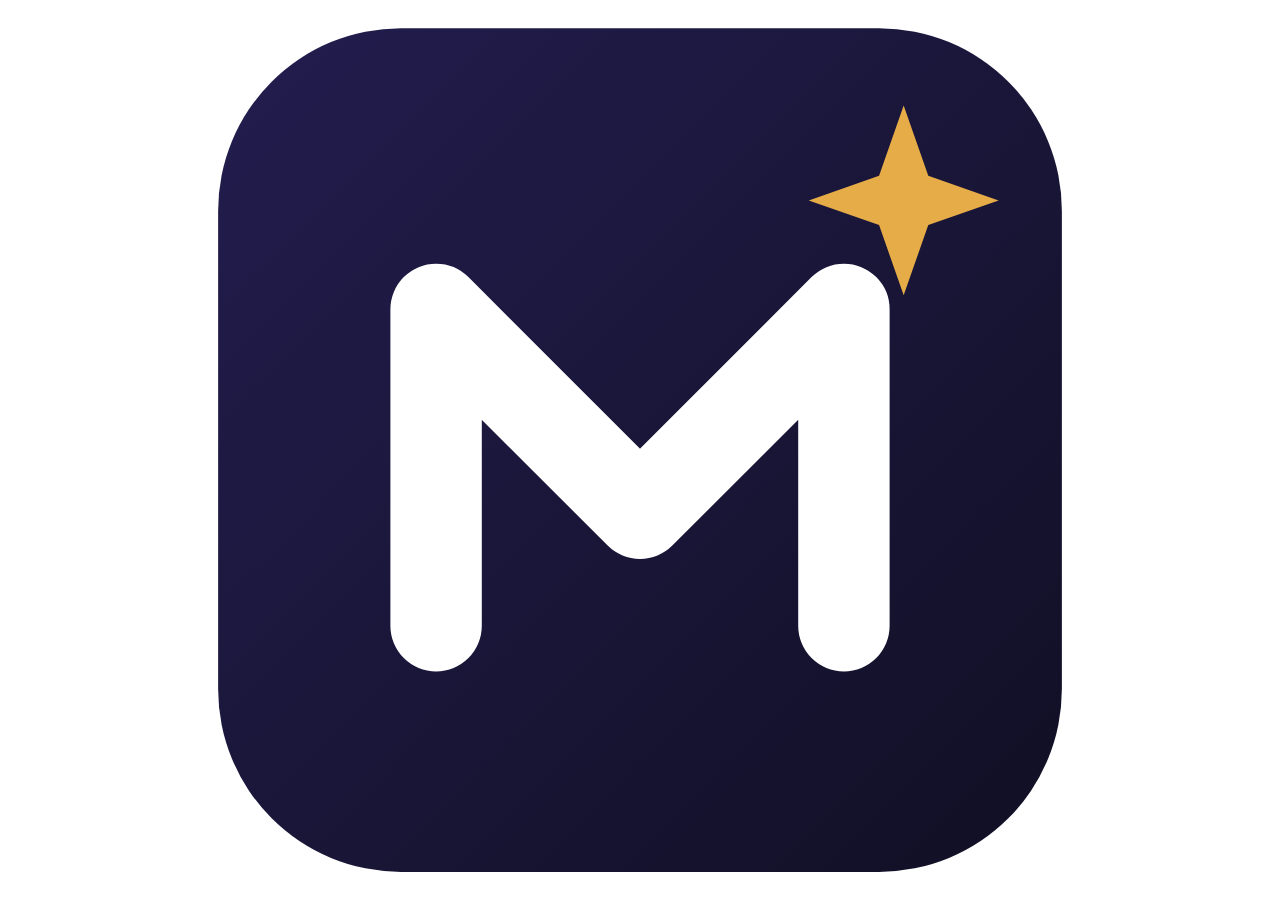
<file: assets/icon.html>
<!doctype html>
<html>
<head>
<meta charset="utf-8">
<style>html,body{margin:0;background:transparent}svg{display:block;width:100vw;height:100vh}</style>
</head>
<body>
<svg viewBox="0 0 256 256" xmlns="http://www.w3.org/2000/svg">
  <defs>
    <linearGradient id="bg" x1="0" y1="0" x2="1" y2="1">
      <stop offset="0" stop-color="#221d4e"/>
      <stop offset="1" stop-color="#110f24"/>
    </linearGradient>
  </defs>
  <rect x="8" y="8" width="240" height="240" rx="52" fill="url(#bg)"/>
  <path d="M 70 178 V 88 L 128 146 L 186 88 V 178"
        fill="none" stroke="#ffffff" stroke-width="26"
        stroke-linecap="round" stroke-linejoin="round"/>
  <path d="M 203 30 L 210 50 L 230 57 L 210 64 L 203 84 L 196 64 L 176 57 L 196 50 Z"
        fill="#e6ac47"/>
</svg>
</body>
</html>
</file>
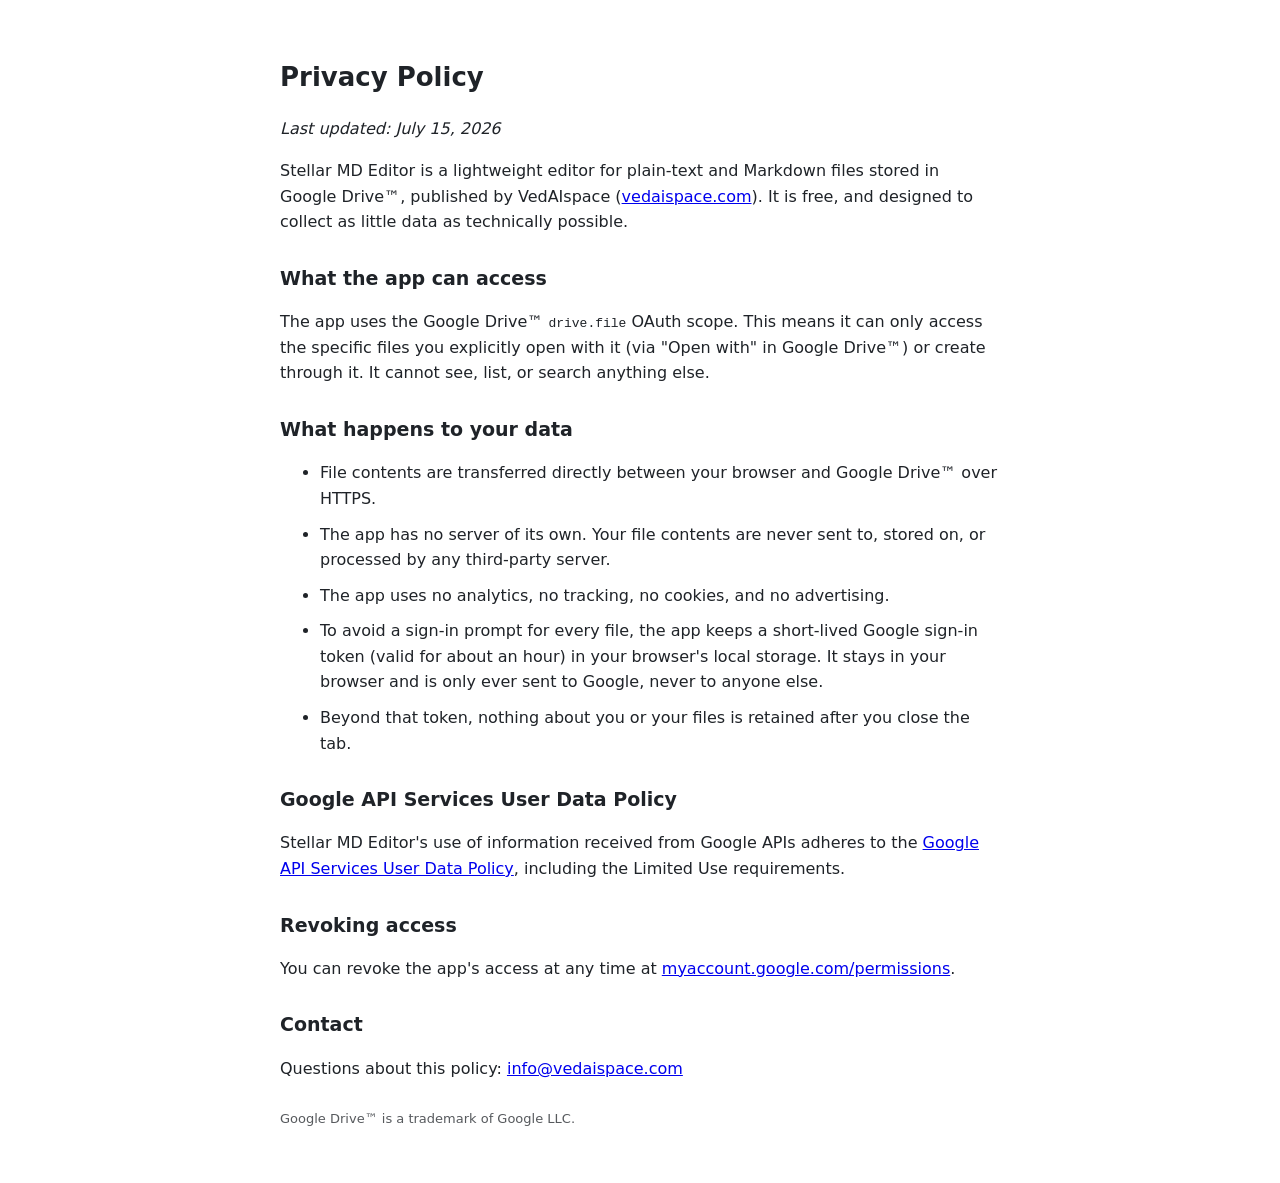
<file: public/privacy.html>
<!doctype html>
<html lang="en">
<head>
  <meta charset="utf-8">
  <meta name="viewport" content="width=device-width, initial-scale=1">
  <title>Privacy Policy - Stellar MD Editor</title>
  <link rel="icon" type="image/png" href="icon.png">
  <style>
    body { max-width: 720px; margin: 0 auto; padding: 40px 24px; font-family: system-ui, -apple-system, "Segoe UI", Roboto, sans-serif; line-height: 1.6; color: #1f2328; background: #fff; }
    @media (prefers-color-scheme: dark) { body { color: #e6edf3; background: #0d1117; } }
    h1 { font-size: 26px; } h2 { font-size: 19px; margin-top: 28px; }
    p, li { margin-top: 10px; }
    .tm { font-size: 13px; opacity: 0.75; margin-top: 28px; }
  </style>
</head>
<body>
  <h1>Privacy Policy</h1>
  <p><em>Last updated: July 15, 2026</em></p>

  <p>Stellar MD Editor is a lightweight editor for plain-text and Markdown files stored in
  Google Drive&trade;, published by VedAIspace (<a href="https://vedaispace.com">vedaispace.com</a>).
  It is free, and designed to collect as little data as technically possible.</p>

  <h2>What the app can access</h2>
  <p>The app uses the Google Drive&trade; <code>drive.file</code> OAuth scope. This means it can
  only access the specific files you explicitly open with it (via "Open with" in Google
  Drive&trade;) or create through it. It cannot see, list, or search anything else.</p>

  <h2>What happens to your data</h2>
  <ul>
    <li>File contents are transferred directly between your browser and Google Drive&trade; over HTTPS.</li>
    <li>The app has no server of its own. Your file contents are never sent to, stored on, or processed by any third-party server.</li>
    <li>The app uses no analytics, no tracking, no cookies, and no advertising.</li>
    <li>To avoid a sign-in prompt for every file, the app keeps a short-lived Google
    sign-in token (valid for about an hour) in your browser's local storage. It stays in
    your browser and is only ever sent to Google, never to anyone else.</li>
    <li>Beyond that token, nothing about you or your files is retained after you close the tab.</li>
  </ul>

  <h2>Google API Services User Data Policy</h2>
  <p>Stellar MD Editor's use of information received from Google APIs adheres to the
  <a href="https://developers.google.com/terms/api-services-user-data-policy">Google API
  Services User Data Policy</a>, including the Limited Use requirements.</p>

  <h2>Revoking access</h2>
  <p>You can revoke the app's access at any time at
  <a href="https://myaccount.google.com/permissions">myaccount.google.com/permissions</a>.</p>

  <h2>Contact</h2>
  <p>Questions about this policy: <span id="contact-email">info (at) vedaispace (dot) com</span></p>

  <p class="tm">Google Drive&trade; is a trademark of Google LLC.</p>
  <script>
    (function () {
      var addr = ['info', 'vedaispace', 'com'][0] + '@' + 'vedaispace' + '.' + 'com';
      var link = document.createElement('a');
      link.href = 'mailto:' + addr;
      link.textContent = addr;
      document.getElementById('contact-email').replaceWith(link);
    })();
  </script>
</body>
</html>
</file>
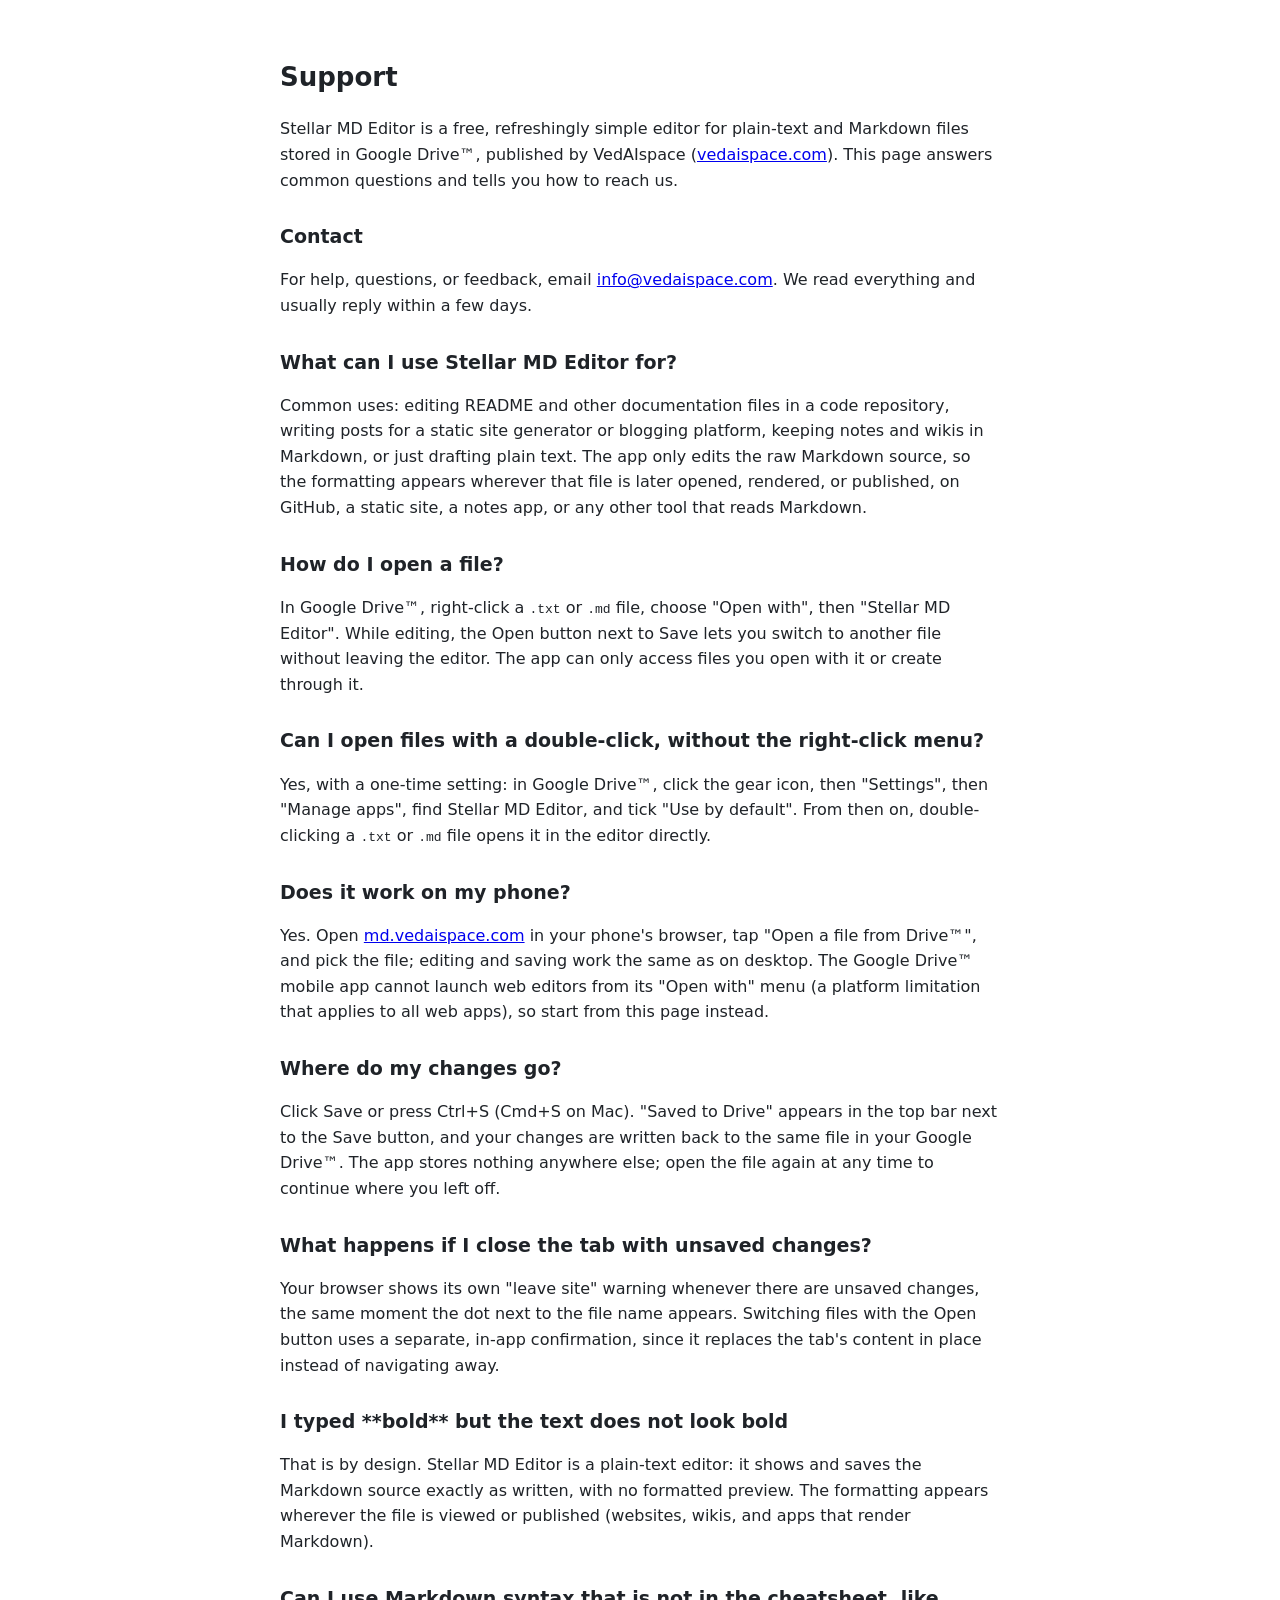
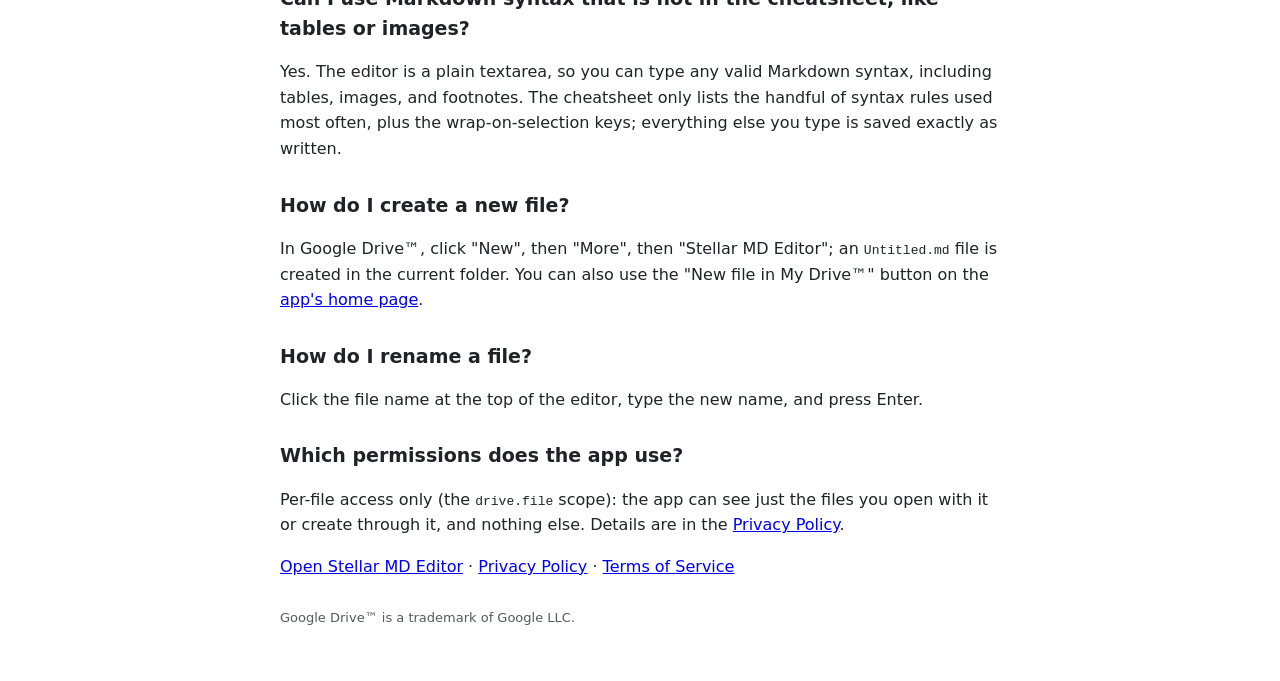
<file: public/support.html>
<!doctype html>
<html lang="en">
<head>
  <meta charset="utf-8">
  <meta name="viewport" content="width=device-width, initial-scale=1">
  <title>Support - Stellar MD Editor</title>
  <link rel="icon" type="image/png" href="icon.png">
  <style>
    body { max-width: 720px; margin: 0 auto; padding: 40px 24px; font-family: system-ui, -apple-system, "Segoe UI", Roboto, sans-serif; line-height: 1.6; color: #1f2328; background: #fff; }
    @media (prefers-color-scheme: dark) { body { color: #e6edf3; background: #0d1117; } }
    h1 { font-size: 26px; } h2 { font-size: 19px; margin-top: 28px; }
    p, li { margin-top: 10px; }
    .tm { font-size: 13px; opacity: 0.75; margin-top: 28px; }
  </style>
</head>
<body>
  <h1>Support</h1>

  <p>Stellar MD Editor is a free, refreshingly simple editor for plain-text and Markdown
  files stored in Google Drive&trade;, published by VedAIspace
  (<a href="https://vedaispace.com">vedaispace.com</a>). This page answers common questions
  and tells you how to reach us.</p>

  <h2>Contact</h2>
  <p>For help, questions, or feedback, email <span id="contact-email">info (at) vedaispace (dot) com</span>.
  We read everything and usually reply within a few days.</p>

  <h2>What can I use Stellar MD Editor for?</h2>
  <p>Common uses: editing README and other documentation files in a code repository,
  writing posts for a static site generator or blogging platform, keeping notes and
  wikis in Markdown, or just drafting plain text. The app only edits the raw Markdown
  source, so the formatting appears wherever that file is later opened, rendered, or
  published, on GitHub, a static site, a notes app, or any other tool that reads
  Markdown.</p>

  <h2>How do I open a file?</h2>
  <p>In Google Drive&trade;, right-click a <code>.txt</code> or <code>.md</code> file, choose
  "Open with", then "Stellar MD Editor". While editing, the Open button next to Save
  lets you switch to another file without leaving the editor. The app can only access
  files you open with it or create through it.</p>

  <h2>Can I open files with a double-click, without the right-click menu?</h2>
  <p>Yes, with a one-time setting: in Google Drive&trade;, click the gear icon, then
  "Settings", then "Manage apps", find Stellar MD Editor, and tick "Use by default".
  From then on, double-clicking a <code>.txt</code> or <code>.md</code> file opens it in
  the editor directly.</p>

  <h2>Does it work on my phone?</h2>
  <p>Yes. Open <a href="https://md.vedaispace.com">md.vedaispace.com</a> in your phone's
  browser, tap "Open a file from Drive&trade;", and pick the file; editing and saving work the
  same as on desktop. The Google Drive&trade; mobile app cannot launch web editors from its
  "Open with" menu (a platform limitation that applies to all web apps), so start from
  this page instead.</p>

  <h2>Where do my changes go?</h2>
  <p>Click Save or press Ctrl+S (Cmd+S on Mac). "Saved to Drive" appears in the top bar
  next to the Save button, and your changes are written back to the same file in your
  Google Drive&trade;. The app stores nothing anywhere else; open the file again at any time
  to continue where you left off.</p>

  <h2>What happens if I close the tab with unsaved changes?</h2>
  <p>Your browser shows its own "leave site" warning whenever there are unsaved
  changes, the same moment the dot next to the file name appears. Switching files
  with the Open button uses a separate, in-app confirmation, since it replaces the
  tab's content in place instead of navigating away.</p>

  <h2>I typed **bold** but the text does not look bold</h2>
  <p>That is by design. Stellar MD Editor is a plain-text editor: it shows and saves the
  Markdown source exactly as written, with no formatted preview. The formatting appears
  wherever the file is viewed or published (websites, wikis, and apps that render Markdown).</p>

  <h2>Can I use Markdown syntax that is not in the cheatsheet, like tables or images?</h2>
  <p>Yes. The editor is a plain textarea, so you can type any valid Markdown syntax,
  including tables, images, and footnotes. The cheatsheet only lists the handful of
  syntax rules used most often, plus the wrap-on-selection keys; everything else you
  type is saved exactly as written.</p>

  <h2>How do I create a new file?</h2>
  <p>In Google Drive&trade;, click "New", then "More", then "Stellar MD Editor"; an
  <code>Untitled.md</code> file is created in the current folder. You can also use the
  "New file in My Drive&trade;" button on the <a href="/">app's home page</a>.</p>

  <h2>How do I rename a file?</h2>
  <p>Click the file name at the top of the editor, type the new name, and press Enter.</p>

  <h2>Which permissions does the app use?</h2>
  <p>Per-file access only (the <code>drive.file</code> scope): the app can see just the
  files you open with it or create through it, and nothing else. Details are
  in the <a href="privacy.html">Privacy Policy</a>.</p>

  <p><a href="/">Open Stellar MD Editor</a> &middot; <a href="privacy.html">Privacy Policy</a> &middot; <a href="terms.html">Terms of Service</a></p>

  <p class="tm">Google Drive&trade; is a trademark of Google LLC.</p>

  <script>
    (function () {
      var addr = ['info', 'vedaispace', 'com'][0] + '@' + 'vedaispace' + '.' + 'com';
      var link = document.createElement('a');
      link.href = 'mailto:' + addr;
      link.textContent = addr;
      document.getElementById('contact-email').replaceWith(link);
    })();
  </script>
</body>
</html>
</file>
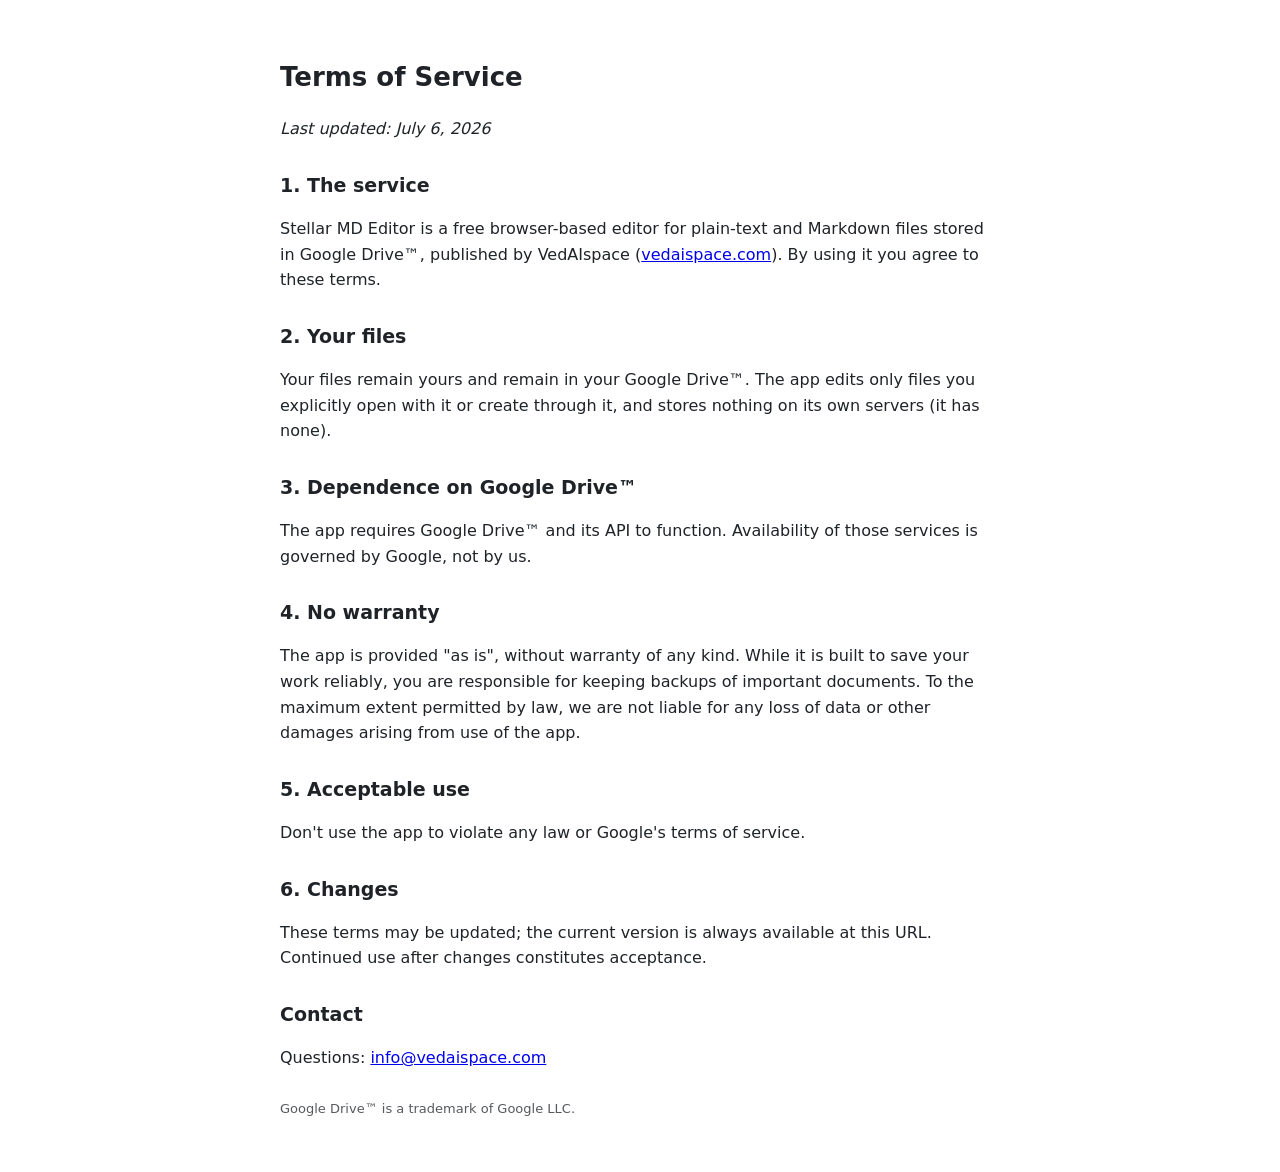
<file: public/terms.html>
<!doctype html>
<html lang="en">
<head>
  <meta charset="utf-8">
  <meta name="viewport" content="width=device-width, initial-scale=1">
  <title>Terms of Service - Stellar MD Editor</title>
  <link rel="icon" type="image/png" href="icon.png">
  <style>
    body { max-width: 720px; margin: 0 auto; padding: 40px 24px; font-family: system-ui, -apple-system, "Segoe UI", Roboto, sans-serif; line-height: 1.6; color: #1f2328; background: #fff; }
    @media (prefers-color-scheme: dark) { body { color: #e6edf3; background: #0d1117; } }
    h1 { font-size: 26px; } h2 { font-size: 19px; margin-top: 28px; }
    p, li { margin-top: 10px; }
    .tm { font-size: 13px; opacity: 0.75; margin-top: 28px; }
  </style>
</head>
<body>
  <h1>Terms of Service</h1>
  <p><em>Last updated: July 6, 2026</em></p>

  <h2>1. The service</h2>
  <p>Stellar MD Editor is a free browser-based editor for plain-text and Markdown files stored
  in Google Drive&trade;, published by VedAIspace (<a href="https://vedaispace.com">vedaispace.com</a>).
  By using it you agree to these terms.</p>

  <h2>2. Your files</h2>
  <p>Your files remain yours and remain in your Google Drive&trade;. The app edits only files you
  explicitly open with it or create through it, and stores nothing on its own servers
  (it has none).</p>

  <h2>3. Dependence on Google Drive&trade;</h2>
  <p>The app requires Google Drive&trade; and its API to function. Availability of
  those services is governed by Google, not by us.</p>

  <h2>4. No warranty</h2>
  <p>The app is provided "as is", without warranty of any kind. While it is built to save
  your work reliably, you are responsible for keeping backups of important documents. To the
  maximum extent permitted by law, we are not liable for any loss of data or other damages
  arising from use of the app.</p>

  <h2>5. Acceptable use</h2>
  <p>Don't use the app to violate any law or Google's terms of service.</p>

  <h2>6. Changes</h2>
  <p>These terms may be updated; the current version is always available at this URL.
  Continued use after changes constitutes acceptance.</p>

  <h2>Contact</h2>
  <p>Questions: <span id="contact-email">info (at) vedaispace (dot) com</span></p>

  <p class="tm">Google Drive&trade; is a trademark of Google LLC.</p>
  <script>
    (function () {
      var addr = ['info', 'vedaispace', 'com'][0] + '@' + 'vedaispace' + '.' + 'com';
      var link = document.createElement('a');
      link.href = 'mailto:' + addr;
      link.textContent = addr;
      document.getElementById('contact-email').replaceWith(link);
    })();
  </script>
</body>
</html>
</file>
